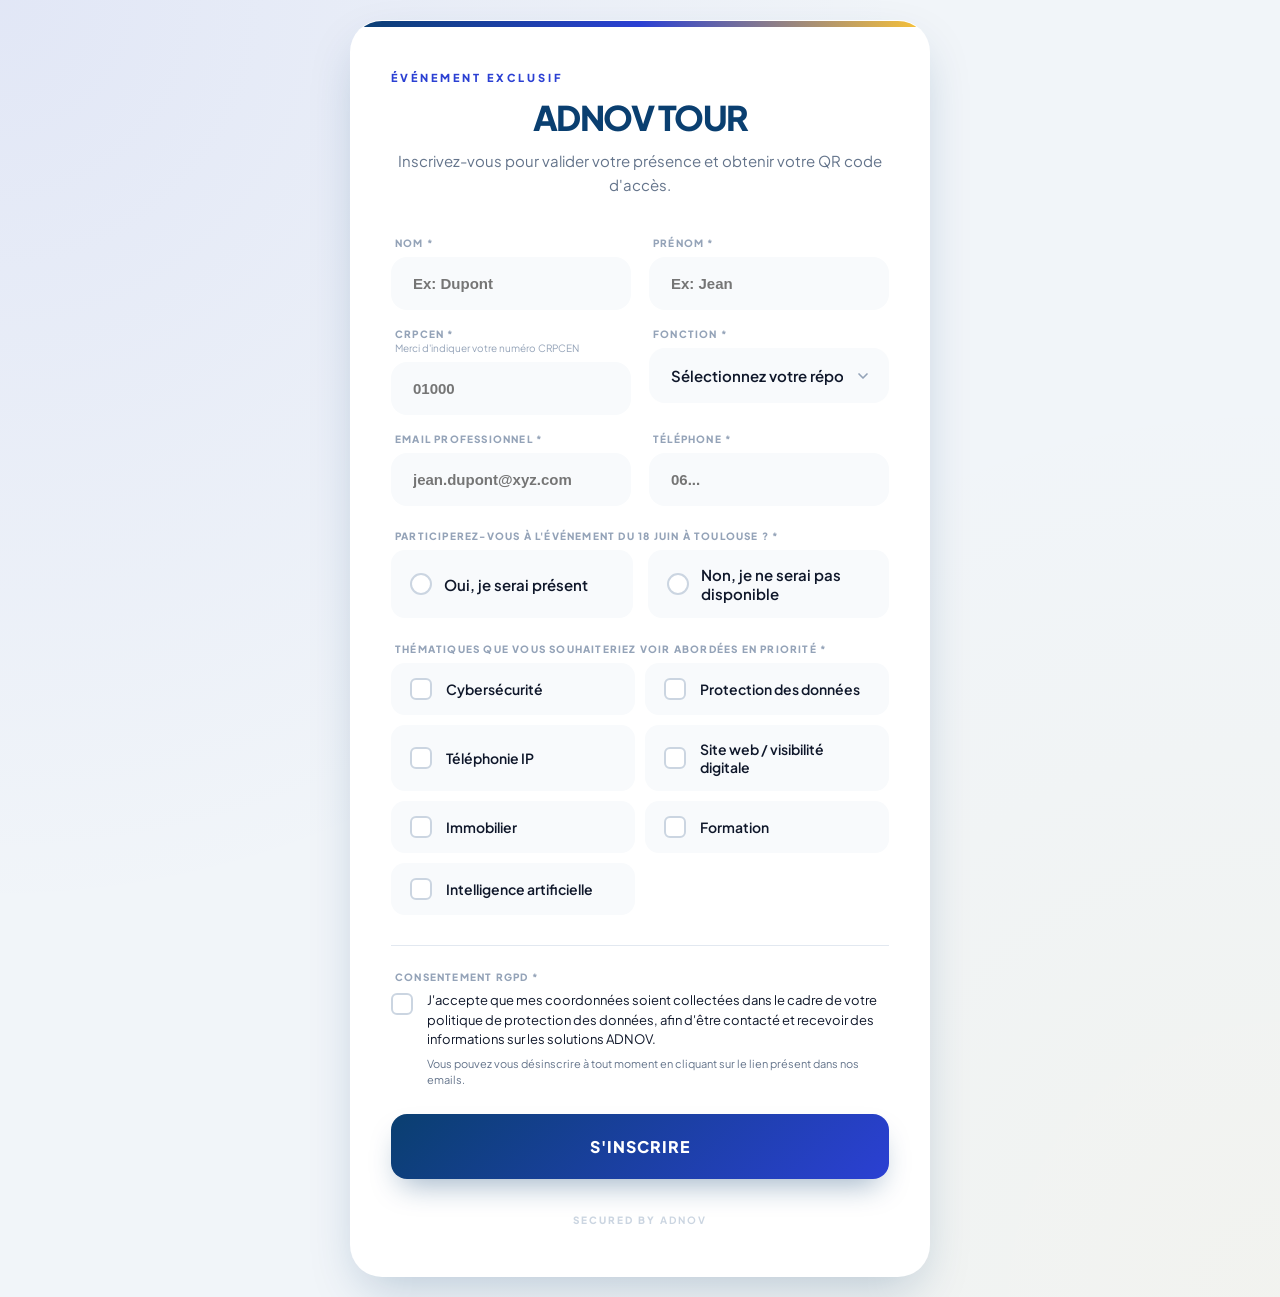
<file: index.html>
<!DOCTYPE html>
<html lang="fr">
<head>
    <meta charset="UTF-8">
    <meta name="viewport" content="width=device-width, initial-scale=1.0, maximum-scale=1.0, user-scalable=no">
    <title>ADNOV TOUR | Inscription</title>
    <link href="https://fonts.googleapis.com/css2?family=Plus+Jakarta+Sans:wght@400;500;600;700;800&display=swap" rel="stylesheet">
    <link rel="stylesheet" href="style.css">
    <script src="script.js" defer></script> 
</head>
<body>
    <div class="card">
        <div id="form-state">
            <div class="brand-badge">Événement Exclusif</div>
            <h1 class="main-title">ADNOV TOUR</h1>
            <p class="subtitle">Inscrivez-vous pour valider votre présence et obtenir votre QR code d'accès.</p>

            <form id="form-inscription" onsubmit="event.preventDefault(); return false;">

                <!-- 1-6 : Informations personnelles -->
                <div class="form-grid">
                    <div class="form-group">
                        <label>Nom *</label>
                        <input type="text" id="nom" name="NOM" placeholder="Ex: Dupont" required>
                    </div>
                    <div class="form-group">
                        <label>Prénom *</label>
                        <input type="text" id="prenom" name="PRENOM" placeholder="Ex: Jean" required>
                    </div>
                    <div class="form-group">
                        <label>CRPCEN *<span style="display:block;font-size:10px;font-weight:400;color:#94a3b8;margin-top:2px;text-transform:none;letter-spacing:0;">Merci d'indiquer votre numéro CRPCEN</span></label>
                        <input type="text" id="etudes" name="ETUDES" placeholder="01000" required>
                    </div>
                    <div class="form-group">
                        <label>Fonction *</label>
                        <select id="fonction" name="FONCTION" required>
                            <option value="" disabled selected>Sélectionnez votre réponse</option>
                            <option value="Notaire associé">Notaire associé</option>
                            <option value="Notaire salarié">Notaire salarié</option>
                            <option value="Notaire assistant">Notaire assistant</option>
                            <option value="Clerc / Collaborateur">Clerc / Collaborateur</option>
                            <option value="Autre">Autre</option>
                        </select>
                        <input type="text" id="fonction-autre" name="FONCTION_AUTRE" placeholder="Précisez votre fonction..." style="display:none; margin-top:10px; width:100%; padding:16px 20px; border:2px solid transparent; border-radius:var(--radius-md); font-size:15px; font-weight:600; background-color:#f8fafc; color:var(--text-main); font-family:'Plus Jakarta Sans',sans-serif; outline:none; transition:var(--transition);">
                    </div>
                    <div class="form-group">
                        <label>Email professionnel *</label>
                        <input type="email" id="email" name="EMAIL" placeholder="jean.dupont@xyz.com" required>
                    </div>
                    <div class="form-group">
                        <label>Téléphone *</label>
                        <input type="tel" id="sms" name="SMS" placeholder="06..." required>
                    </div>
                </div>

                <!-- Q7 : Présence -->
                <div class="presence-container">
                    <label class="section-label">Participerez-vous à l'événement du 18 juin à Toulouse ? *</label>
                    <div class="presence-options">
                        <label>
                            <input type="radio" name="STATUT_EVENT" value="Présent" id="radio-present" required>
                            Oui, je serai présent
                        </label>
                        <label>
                            <input type="radio" name="STATUT_EVENT" value="Absent" id="radio-absent">
                            Non, je ne serai pas disponible
                        </label>
                    </div>
                </div>

                <!-- Q8 : Accompagnants (conditionnel) -->
                <div id="section-accompagnants" style="display:none;">
                    <label class="section-label">Nombre d'accompagnants</label>
                    <div class="accompagnants-options">
                        <label><input type="radio" name="NB_ACCOMPAGNANTS" value="0" checked>Aucun</label>
                        <label><input type="radio" name="NB_ACCOMPAGNANTS" value="1">1</label>
                        <label><input type="radio" name="NB_ACCOMPAGNANTS" value="2">2</label>
                        <label><input type="radio" name="NB_ACCOMPAGNANTS" value="3">3</label>
                    </div>
                </div>

                <!-- Q10 : Thématiques (checkboxes) -->
                <div class="interests-container">
                    <label class="section-label">Thématiques que vous souhaiteriez voir abordées en priorité *</label>
                    <div class="radio-grid">
                        <label class="radio-card"><input type="checkbox" name="INTERETS" value="Cybersécurité"><div class="radio-tile">Cybersécurité</div></label>
                        <label class="radio-card"><input type="checkbox" name="INTERETS" value="Protection des données"><div class="radio-tile">Protection des données</div></label>
                        <label class="radio-card"><input type="checkbox" name="INTERETS" value="Téléphonie IP"><div class="radio-tile">Téléphonie IP</div></label>
                        <label class="radio-card"><input type="checkbox" name="INTERETS" value="Site web / visibilité digitale"><div class="radio-tile">Site web / visibilité digitale</div></label>
                        <label class="radio-card"><input type="checkbox" name="INTERETS" value="Immobilier"><div class="radio-tile">Immobilier</div></label>
                        <label class="radio-card"><input type="checkbox" name="INTERETS" value="Formation"><div class="radio-tile">Formation</div></label>
                        <label class="radio-card"><input type="checkbox" name="INTERETS" value="Intelligence artificielle"><div class="radio-tile">Intelligence artificielle</div></label>
                    </div>
                </div>

                <!-- Q11 : RGPD -->
                <div class="optin-container">
                    <label class="section-label">Consentement RGPD *</label>
                    <div class="optin-wrapper">
                        <input type="checkbox" id="optin" name="OPTIN" required>
                        <label for="optin" class="optin-text">
                            J'accepte que mes coordonnées soient collectées dans le cadre de votre politique de protection des données, afin d'être contacté et recevoir des informations sur les solutions ADNOV.
                            <span class="optin-subtext">Vous pouvez vous désinscrire à tout moment en cliquant sur le lien présent dans nos emails.</span>
                        </label>
                    </div>
                </div>

                <button type="submit" id="btn-submit" class="submit-button">S'INSCRIRE</button>
            </form>
        </div>

        <!-- État succès -->
        <div id="success-state" style="display:none;">
            <div class="success-icon-wrapper">✨</div>
            <h2 class="success-title">C'est validé !</h2>
            <p class="subtitle" style="margin-top:10px;">Votre inscription pour <strong>ADNOV TOUR</strong> est confirmée.<br>Surveillez votre boîte mail, votre badge vient de vous être envoyé.</p>
            <div class="attendee-summary">
                <div class="summary-label">Participant enregistré</div>
                <p id="summary-name"><strong>Prénom Nom</strong></p>
                <p id="summary-etude">Étude / Structure</p>
            </div>
            <button onclick="window.location.reload();" class="btn-retour">Faire une autre inscription</button>
        </div>

        <!-- État absent -->
        <div id="absent-state" style="display:none; text-align:center;">
            <div class="success-icon-wrapper" style="background:rgba(253,197,51,0.1);color:var(--warning);">📅</div>
            <h2 class="success-title">C'est noté !</h2>
            <p class="subtitle" style="margin-top:10px;">Nous avons bien enregistré votre indisponibilité pour l'événement <strong>ADNOV TOUR</strong>.</p>
            <div class="attendee-summary">
                <div class="summary-label">Statut enregistré</div>
                <p id="absent-name"><strong>Prénom Nom</strong></p>
            </div>
            <button onclick="window.location.reload();" class="btn-retour">Faire une autre inscription</button>
        </div>

        <div class="footer">SECURED BY <strong>ADNOV</strong></div>
    </div>

    <script>
        // ── Champ "Autre" conditionnel pour Fonction ──
        document.getElementById('fonction').addEventListener('change', function() {
            var autreInput = document.getElementById('fonction-autre');
            if (this.value === 'Autre') {
                autreInput.style.display = 'block';
                autreInput.required = true;
                autreInput.focus();
            } else {
                autreInput.style.display = 'none';
                autreInput.required = false;
                autreInput.value = '';
            }
        });

        // Focus style sur le champ Autre
        document.getElementById('fonction-autre').addEventListener('focus', function() {
            this.style.borderColor = 'var(--accent)';
            this.style.backgroundColor = '#ffffff';
            this.style.boxShadow = '0 10px 20px -10px rgba(43,64,211,0.2)';
        });
        document.getElementById('fonction-autre').addEventListener('blur', function() {
            this.style.borderColor = 'transparent';
            this.style.backgroundColor = '#f8fafc';
            this.style.boxShadow = 'none';
        });

        // ── Accompagnants conditionnel ──
        document.querySelectorAll('input[name="STATUT_EVENT"]').forEach(function(radio) {
            radio.addEventListener('change', function() {
                var section = document.getElementById('section-accompagnants');
                if (this.value === 'Présent') {
                    section.style.display = 'block';
                } else {
                    section.style.display = 'none';
                    document.querySelectorAll('input[name="NB_ACCOMPAGNANTS"]').forEach(function(r) {
                        r.checked = r.value === '0';
                    });
                }
            });
        });
    </script>
</body>
</html>
</file>
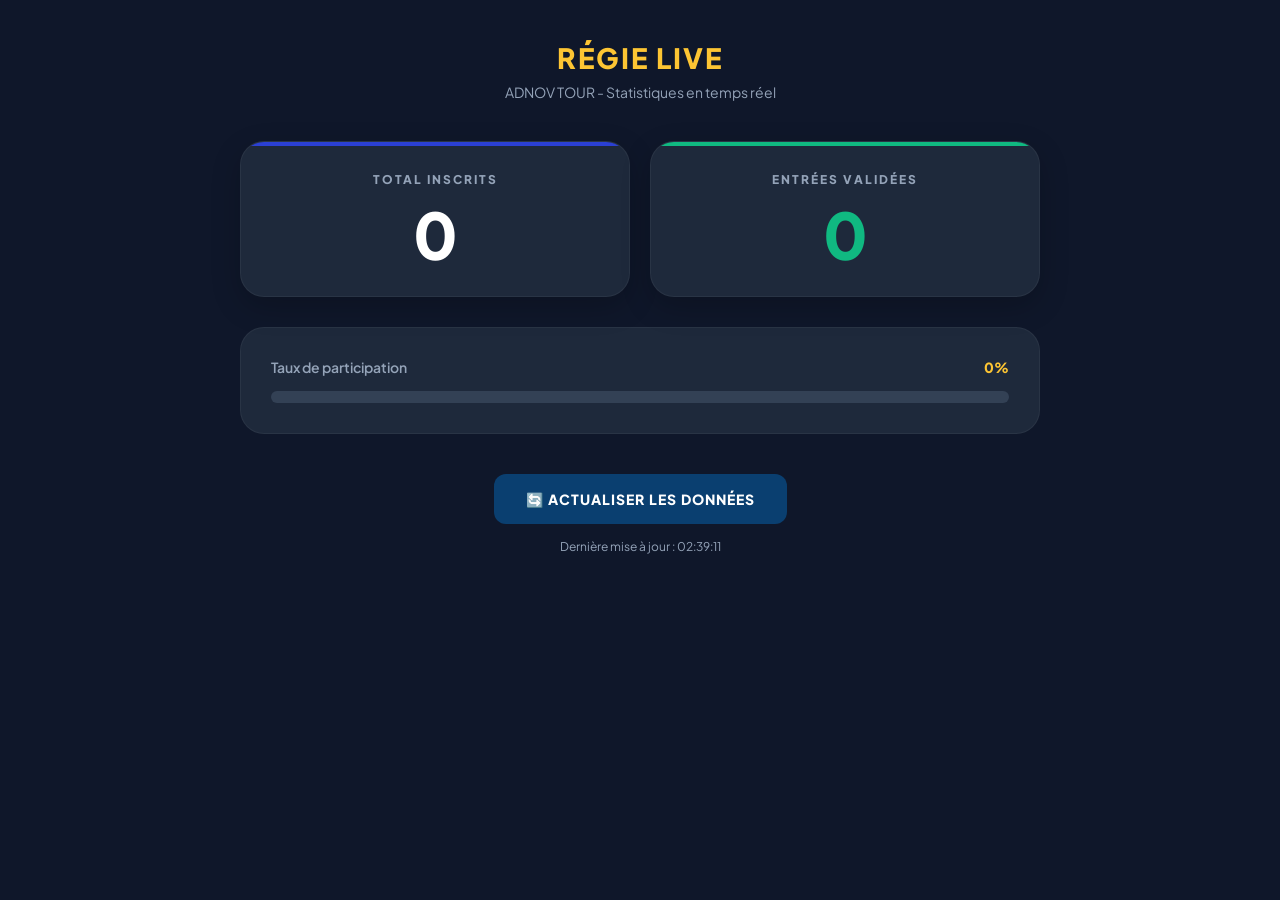
<file: stats.html>
<!DOCTYPE html>
<html lang="fr">
<head>
    <meta charset="UTF-8">
    <meta name="viewport" content="width=device-width, initial-scale=1.0">
    <title>Régie | ADNOV TOUR</title>
    <link href="https://fonts.googleapis.com/css2?family=Plus+Jakarta+Sans:wght@400;600;800&display=swap" rel="stylesheet">
    <style>
        :root {
            --primary: #0a3f70;
            --accent: #2b40d3;
            --warning: #fdc533;
            --success: #10b981;
            --bg: #0f172a;
            --card-bg: #1e293b;
            --text-main: #f8fafc;
            --text-muted: #94a3b8;
        }

        * { box-sizing: border-box; margin: 0; padding: 0; font-family: 'Plus Jakarta Sans', sans-serif; }

        body {
            background-color: var(--bg);
            color: var(--text-main);
            display: flex;
            flex-direction: column;
            align-items: center;
            min-height: 100vh;
            padding: 40px 20px;
        }

        .header {
            text-align: center;
            margin-bottom: 40px;
        }

        .header h1 {
            color: var(--warning);
            font-weight: 800;
            font-size: 28px;
            letter-spacing: 2px;
            text-transform: uppercase;
        }

        .header p {
            color: var(--text-muted);
            margin-top: 8px;
            font-size: 14px;
        }

        .dashboard-grid {
            display: grid;
            grid-template-columns: 1fr 1fr;
            gap: 20px;
            width: 100%;
            max-width: 800px;
            margin-bottom: 30px;
        }

        .stat-card {
            background: var(--card-bg);
            border-radius: 24px;
            padding: 30px;
            text-align: center;
            box-shadow: 0 10px 30px rgba(0,0,0,0.2);
            border: 1px solid rgba(255,255,255,0.05);
            position: relative;
            overflow: hidden;
        }

        .stat-card::before {
            content: '';
            position: absolute;
            top: 0; left: 0; right: 0;
            height: 4px;
        }

        .card-inscrits::before { background: var(--accent); }
        .card-presents::before { background: var(--success); }

        .stat-title {
            font-size: 12px;
            font-weight: 800;
            color: var(--text-muted);
            text-transform: uppercase;
            letter-spacing: 2px;
            margin-bottom: 15px;
        }

        .stat-number {
            font-size: 64px;
            font-weight: 800;
            line-height: 1;
        }

        .card-inscrits .stat-number { color: white; }
        .card-presents .stat-number { color: var(--success); }

        .progress-container {
            width: 100%;
            max-width: 800px;
            background: var(--card-bg);
            border-radius: 24px;
            padding: 30px;
            border: 1px solid rgba(255,255,255,0.05);
        }

        .progress-header {
            display: flex;
            justify-content: space-between;
            margin-bottom: 15px;
            font-size: 14px;
            font-weight: 600;
            color: var(--text-muted);
        }

        .progress-track {
            width: 100%;
            height: 12px;
            background: #334155;
            border-radius: 10px;
            overflow: hidden;
        }

        .progress-fill {
            height: 100%;
            background: linear-gradient(90deg, var(--warning), var(--success));
            width: 0%;
            border-radius: 10px;
            transition: width 1s cubic-bezier(0.4, 0, 0.2, 1);
        }

        .btn-refresh {
            margin-top: 40px;
            background: var(--primary);
            color: white;
            border: none;
            padding: 16px 32px;
            border-radius: 12px;
            font-size: 14px;
            font-weight: 800;
            cursor: pointer;
            letter-spacing: 1px;
            transition: all 0.3s ease;
        }

        .btn-refresh:hover {
            background: var(--accent);
            transform: translateY(-2px);
        }

        .last-update {
            margin-top: 15px;
            font-size: 12px;
            color: var(--text-muted);
        }

        @media (max-width: 600px) {
            .dashboard-grid { grid-template-columns: 1fr; }
            .stat-number { font-size: 48px; }
        }
    </style>
</head>
<body>

    <div class="header">
        <h1>Régie Live</h1>
        <p>ADNOV TOUR - Statistiques en temps réel</p>
    </div>

    <div class="dashboard-grid">
        <div class="stat-card card-inscrits">
            <div class="stat-title">Total Inscrits</div>
            <div class="stat-number" id="val-inscrits">--</div>
        </div>
        <div class="stat-card card-presents">
            <div class="stat-title">Entrées Validées</div>
            <div class="stat-number" id="val-presents">--</div>
        </div>
    </div>

    <div class="progress-container">
        <div class="progress-header">
            <span>Taux de participation</span>
            <span id="val-pourcentage" style="color: var(--warning); font-weight: 800;">0%</span>
        </div>
        <div class="progress-track">
            <div class="progress-fill" id="val-barre"></div>
        </div>
    </div>

    <button class="btn-refresh" id="btn-refresh" onclick="chargerStatistiques()">🔄 ACTUALISER LES DONNÉES</button>
    <div class="last-update" id="last-update">Dernière mise à jour : --:--</div>

    <script>
        // 🛡️ IDENTIFIANTS BREVO
        const P1 = "xkeysib-b9dfa56ce058bcf7b0eb2211261d192e3";
        const P2 = "e0c846b751f1842b64402b6e273f21c";
        const P3 = "-QdHrSz2m4Qk5Zv8o";
        const BREVO_API_KEY = P1 + P2 + P3; 

        // 🗂️ IDs DES LISTES
        const ID_LISTE_INSCRITS = 9;
        const ID_LISTE_PRESENTS = 10;

        async function fetchCount(listId) {
            try {
                const res = await fetch(`https://api.brevo.com/v3/contacts/lists/${listId}`, {
                    method: 'GET',
                    headers: { 'Accept': 'application/json', 'api-key': BREVO_API_KEY }
                });
                if (!res.ok) throw new Error("Erreur réseau");
                const data = await res.json();
                return data.uniqueSubscribers || 0;
            } catch (err) {
                console.error(err);
                return 0; // En cas d'erreur, on renvoie 0
            }
        }

        async function chargerStatistiques() {
            const btn = document.getElementById('btn-refresh');
            btn.innerHTML = "Actualisation...";
            btn.disabled = true;

            // Récupération simultanée des deux listes pour aller plus vite
            const [inscrits, presents] = await Promise.all([
                fetchCount(ID_LISTE_INSCRITS),
                fetchCount(ID_LISTE_PRESENTS)
            ]);

            // Calcul du pourcentage
            let pourcentage = 0;
            if (inscrits > 0) {
                pourcentage = Math.round((presents / inscrits) * 100);
            }

            // Mise à jour de l'affichage
            document.getElementById('val-inscrits').innerText = inscrits;
            document.getElementById('val-presents').innerText = presents;
            document.getElementById('val-pourcentage').innerText = pourcentage + "%";
            document.getElementById('val-barre').style.width = pourcentage + "%";

            // Mise à jour de l'heure
            const now = new Date();
            const heure = now.toLocaleTimeString('fr-FR', { hour: '2-digit', minute: '2-digit', second: '2-digit' });
            document.getElementById('last-update').innerText = "Dernière mise à jour : " + heure;

            btn.innerHTML = "🔄 ACTUALISER LES DONNÉES";
            btn.disabled = false;
        }

        // Charger les stats automatiquement au lancement de la page
        document.addEventListener('DOMContentLoaded', chargerStatistiques);
        
        // Auto-refresh toutes les 60 secondes (optionnel)
        setInterval(chargerStatistiques, 60000);
    </script>
</body>
</html>
</file>
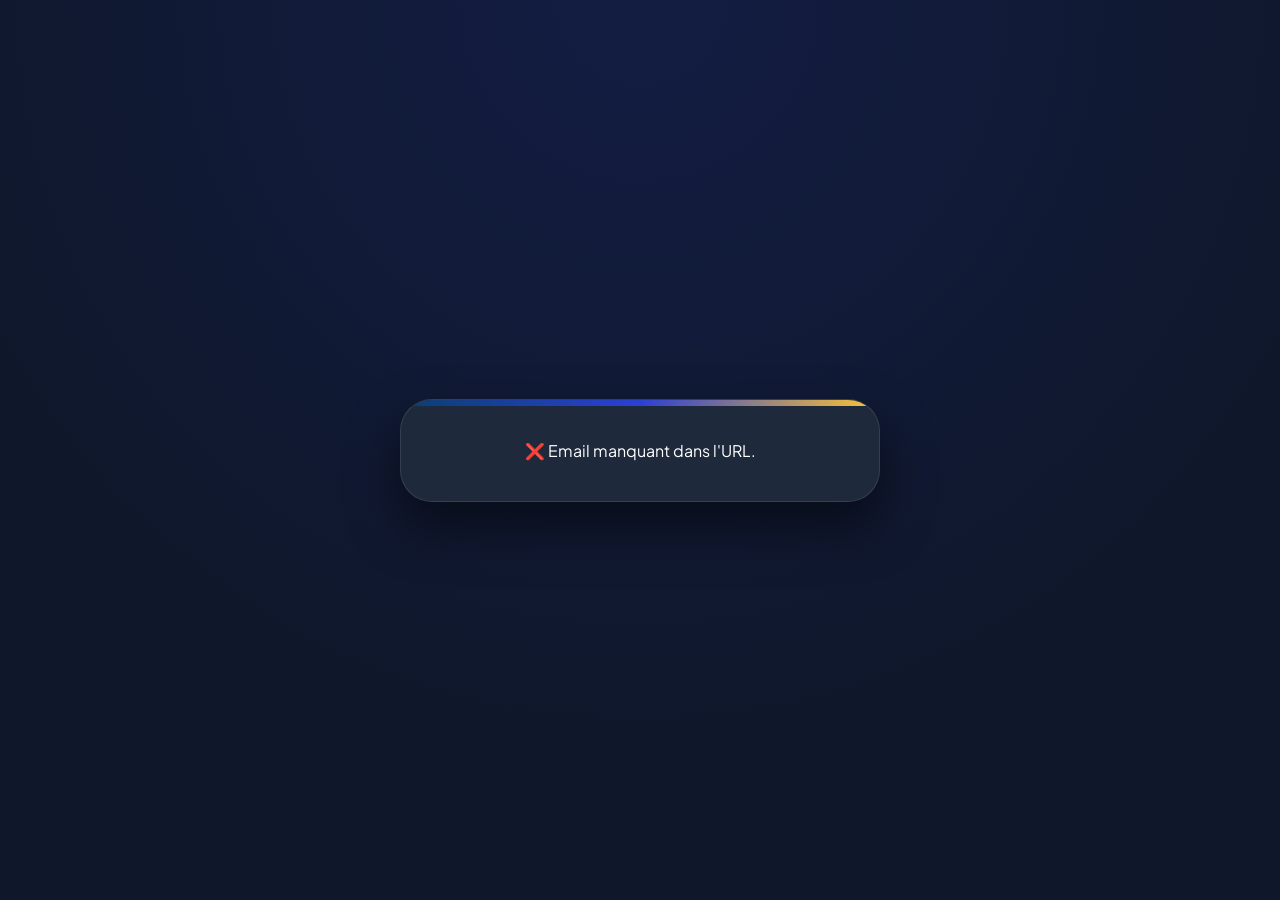
<file: valider.html>
<!DOCTYPE html>
<html lang="fr">
<head>
    <meta charset="UTF-8">
    <meta name="viewport" content="width=device-width, initial-scale=1.0, maximum-scale=1.0, user-scalable=no">
    <title>Check-in | ADNOV TOUR</title>

    <script src="script.js" defer></script>
    <link href="https://fonts.googleapis.com/css2?family=Plus+Jakarta+Sans:wght@400;500;600;700;800&display=swap" rel="stylesheet">

    <style>
        :root {
            --primary: #0a3f70;
            --accent: #2b40d3;
            --success: #10b981;
            --warning: #fdc533;
            --bg-dark: #0F172A;
            --card-bg: #1E293B;
            --text-muted: #94a3b8;
        }

        * { box-sizing: border-box; margin: 0; padding: 0; }

        body {
            font-family: 'Plus Jakarta Sans', sans-serif;
            background-color: var(--bg-dark);
            color: white;
            display: flex; justify-content: center; align-items: center;
            min-height: 100vh; padding: 20px;
            background-image: radial-gradient(circle at top center, rgba(43, 64, 211, 0.15) 0%, transparent 70%);
        }

        .valider-card {
            background: var(--card-bg);
            width: 100%; max-width: 480px;
            border-radius: 32px; padding: 40px;
            text-align: center;
            border: 1px solid rgba(255,255,255,0.1);
            box-shadow: 0 25px 50px rgba(0,0,0,0.5);
            position: relative; overflow: hidden;
        }

        .valider-card::before {
            content: ''; position: absolute; top: 0; left: 0; right: 0; height: 6px;
            background: linear-gradient(90deg, var(--primary), var(--accent), var(--warning));
        }

        /* ── État chargement ── */
        .icon-state {
            font-size: 50px; margin: 0 auto 20px;
            height: 80px; width: 80px;
            background: rgba(255,255,255,0.05); border-radius: 50%;
            display: flex; align-items: center; justify-content: center;
        }

        /* ── En-tête identité ── */
        .welcome-tag {
            font-size: 11px; font-weight: 800; color: var(--accent);
            letter-spacing: 2px; text-transform: uppercase; margin-bottom: 12px;
        }

        .user-name {
            font-size: 34px; font-weight: 800; margin-bottom: 6px; line-height: 1.1;
        }

        .user-fonction {
            font-size: 15px; color: var(--warning); font-weight: 700;
            text-transform: uppercase; letter-spacing: 0.5px; margin-bottom: 28px;
        }

        /* ── Bloc accompagnants (mise en avant) ── */
        .accomp-banner {
            background: rgba(253, 197, 51, 0.08);
            border: 1px solid rgba(253, 197, 51, 0.25);
            border-radius: 16px; padding: 14px 20px;
            margin-bottom: 16px;
            display: flex; align-items: center; justify-content: space-between;
        }

        .accomp-banner .label {
            font-size: 10px; font-weight: 800; color: var(--text-muted);
            text-transform: uppercase; letter-spacing: 1px;
        }

        .accomp-banner .value {
            font-size: 20px; font-weight: 800; color: var(--warning);
        }

        /* ── Grille infos ── */
        .info-grid {
            display: grid;
            grid-template-columns: 1fr 1fr;
            gap: 12px;
            background: rgba(0,0,0,0.2);
            padding: 20px;
            border-radius: 20px;
            margin-bottom: 16px;
            text-align: left;
            border: 1px solid rgba(255,255,255,0.05);
        }

        .info-item { display: flex; flex-direction: column; gap: 4px; }

        .info-item.full {
            grid-column: span 2;
            border-top: 1px solid rgba(255,255,255,0.08);
            padding-top: 12px; margin-top: 4px;
        }

        .info-item label {
            font-size: 9px; font-weight: 800; color: var(--text-muted);
            text-transform: uppercase; letter-spacing: 1px;
        }

        .info-item span {
            font-size: 14px; font-weight: 600; color: white;
        }

        /* ── Bloc thématiques ── */
        .themes-box {
            background: rgba(43, 64, 211, 0.07);
            border: 1px solid rgba(43, 64, 211, 0.2);
            border-radius: 16px; padding: 16px 20px;
            margin-bottom: 20px; text-align: left;
        }

        .themes-box .themes-label {
            font-size: 9px; font-weight: 800; color: var(--text-muted);
            text-transform: uppercase; letter-spacing: 1px;
            display: block; margin-bottom: 10px;
        }

        .themes-tags {
            display: flex; flex-wrap: wrap; gap: 8px;
        }

        .theme-tag {
            font-size: 12px; font-weight: 700; color: #93c5fd;
            background: rgba(43, 64, 211, 0.2);
            padding: 5px 12px; border-radius: 8px;
            border: 1px solid rgba(43, 64, 211, 0.3);
        }

        /* ── Badge statut ── */
        .status-badge {
            padding: 12px 24px; border-radius: 100px;
            font-weight: 700; font-size: 13px;
            display: inline-flex; align-items: center; gap: 8px;
            margin-bottom: 25px;
        }

        .status-loading { background: rgba(255,255,255,0.08); color: white; }
        .status-success {
            background: rgba(16, 185, 129, 0.1); color: #10b981;
            border: 1px solid rgba(16, 185, 129, 0.3);
        }

        /* ── Bouton suite ── */
        .btn-next {
            display: block; width: 100%;
            background: var(--accent); color: white;
            text-decoration: none; padding: 20px; border-radius: 18px;
            font-size: 16px; font-weight: 800; transition: 0.3s;
            box-shadow: 0 10px 20px rgba(43, 64, 211, 0.3);
        }
        .btn-next:hover { transform: translateY(-3px); filter: brightness(1.1); }

        .pulse { animation: pulseAnim 1.5s infinite; }
        @keyframes pulseAnim { 0%,100% { opacity: 1; } 50% { opacity: 0.4; } }
    </style>
</head>
<body>

    <div class="valider-card">

        <!-- ── Chargement ── -->
        <div id="loading-ui">
            <div class="icon-state pulse">⌛</div>
            <p style="font-weight:700;letter-spacing:1px;">IDENTIFICATION...</p>
        </div>

        <!-- ── Résultat ── -->
        <div id="result-ui" style="display:none;">

            <div class="welcome-tag">Accueil · ADNOV TOUR Toulouse</div>

            <!-- Identité principale -->
            <h1 class="user-name" id="res-fullname">...</h1>
            <div class="user-fonction" id="res-fonction">...</div>

            <!-- Accompagnants : info critique pour l'accueil -->
            <div class="accomp-banner">
                <div>
                    <div class="label">Accompagnants</div>
                    <div style="font-size:12px;color:#64748b;margin-top:2px;">Personnes à accueillir en plus</div>
                </div>
                <div class="value" id="res-accomp">—</div>
            </div>

            <!-- Infos secondaires -->
            <div class="info-grid">
                <div class="info-item">
                    <label>CRPCEN</label>
                    <span id="res-etude">...</span>
                </div>
                <div class="info-item">
                    <label>Statut</label>
                    <span id="res-presence" style="color:#10b981;">...</span>
                </div>
                <div class="info-item full">
                    <label>Email</label>
                    <span id="res-email" style="font-size:12px;opacity:0.7;">...</span>
                </div>
            </div>

            <!-- Thématiques d'intérêt -->
            <div class="themes-box">
                <span class="themes-label">Thématiques d'intérêt</span>
                <div class="themes-tags" id="res-themes-container">
                    <!-- Injecté dynamiquement -->
                </div>
            </div>

            <!-- Statut synchronisation Brevo -->
            <div id="res-status" class="status-badge status-loading">
                <span class="pulse">⚙️ Synchronisation...</span>
            </div>

            <a href="scan.html" class="btn-next">SCANNER LE SUIVANT</a>
        </div>

    </div>

</body>
</html>
</file>
<file: style.css>
/* ==========================================================================
    POLICES & VARIABLES (Charte ADNOV)
    ========================================================================== */
@import url('https://fonts.googleapis.com/css2?family=Plus+Jakarta+Sans:wght@400;500;600;700;800&display=swap');

:root {
    /* Couleurs ADNOV */
    --primary: #0a3f70;       /* Bleu Marine */
    --accent: #2b40d3;        /* Bleu Électrique */
    --warning: #fdc533;       /* Jaune Or */
    --success: #10b981;       /* Vert Émeraude */
    
    /* Couleurs de surface */
    --bg-body: #f1f5f9;
    --bg-card: #ffffff;
    --text-main: #0f172a;
    --text-muted: #64748b;
    
    /* Design System */
    --radius-lg: 32px;        
    --radius-md: 16px;
    --shadow-premium: 0 20px 50px -12px rgba(10, 63, 112, 0.25);
    --transition: all 0.4s cubic-bezier(0.23, 1, 0.32, 1);
}

/* ==========================================================================
    RESET & FOND DYNAMIQUE
    ========================================================================== */
* { box-sizing: border-box; margin: 0; padding: 0; }

body {
    font-family: 'Plus Jakarta Sans', sans-serif;
    background-color: var(--bg-body);
    color: var(--text-main);
    display: flex;
    justify-content: center;
    align-items: center;
    min-height: 100vh;
    padding: 20px;
    background-image: 
        radial-gradient(at 0% 0%, rgba(43, 64, 211, 0.08) 0px, transparent 50%),
        radial-gradient(at 100% 100%, rgba(253, 197, 51, 0.05) 0px, transparent 50%);
    -webkit-font-smoothing: antialiased;
}

/* ==========================================================================
    CARTE PRINCIPALE
    ========================================================================== */
.card {
    background: var(--bg-card);
    width: 100%;
    max-width: 580px;
    border-radius: var(--radius-lg);
    padding: 50px 40px;
    box-shadow: var(--shadow-premium);
    border: 1px solid rgba(255, 255, 255, 0.7);
    position: relative;
    overflow: hidden;
    animation: cardEntry 0.8s ease-out;
}

@keyframes cardEntry {
    from { opacity: 0; transform: translateY(30px) scale(0.98); }
    to { opacity: 1; transform: translateY(0) scale(1); }
}

.card::after {
    content: '';
    position: absolute;
    top: 0; left: 0; right: 0;
    height: 6px;
    background: linear-gradient(90deg, var(--primary), var(--accent), var(--warning));
}

.brand-badge {
    font-size: 11px;
    font-weight: 800;
    color: var(--accent);
    letter-spacing: 3px;
    text-transform: uppercase;
    margin-bottom: 12px;
    display: block;
}

.main-title {
    font-size: 34px;
    font-weight: 800;
    color: var(--primary);
    letter-spacing: -1.5px;
    margin-bottom: 10px;
    text-align: center;
}

.subtitle {
    font-size: 15px;
    color: var(--text-muted);
    line-height: 1.6;
    margin-bottom: 40px;
    text-align: center;
}

/* ==========================================================================
    CHAMPS DE SAISIE CLASSIQUES
    ========================================================================== */
.form-grid {
    display: grid;
    grid-template-columns: 1fr 1fr;
    gap: 18px;
    margin-bottom: 24px;
}

.full-width { grid-column: span 2; }

/* TITRES DES CHAMPS */
.form-group label,
.section-label {
    font-size: 10px;
    font-weight: 800;
    color: #94a3b8 !important;
    text-transform: uppercase;
    letter-spacing: 1.2px;
    margin-bottom: 8px;
    margin-left: 4px;
    display: block;
}

.form-group input {
    width: 100%;
    padding: 16px 20px;
    border: 2px solid transparent;
    border-radius: var(--radius-md);
    font-size: 15px;
    font-weight: 600;
    background-color: #f8fafc;
    color: var(--text-main);
    transition: var(--transition);
}

.form-group input:focus {
    outline: none;
    background-color: #ffffff;
    border-color: var(--accent);
    box-shadow: 0 10px 20px -10px rgba(43, 64, 211, 0.2);
    transform: translateY(-2px);
}

/* ==========================================================================
    SELECT (Fonction)
    ========================================================================== */
.form-group select {
    width: 100%;
    padding: 16px 44px 16px 20px;
    border: 2px solid transparent;
    border-radius: var(--radius-md);
    font-size: 15px;
    font-weight: 600;
    font-family: 'Plus Jakarta Sans', sans-serif;
    background-color: #f8fafc;
    background-image: url("data:image/svg+xml,%3Csvg xmlns='http://www.w3.org/2000/svg' width='16' height='16' viewBox='0 0 24 24' fill='none' stroke='%2394a3b8' stroke-width='2.5' stroke-linecap='round' stroke-linejoin='round'%3E%3Cpolyline points='6 9 12 15 18 9'%3E%3C/polyline%3E%3C/svg%3E");
    background-repeat: no-repeat;
    background-position: right 16px center;
    color: var(--text-main);
    appearance: none;
    -webkit-appearance: none;
    cursor: pointer;
    transition: var(--transition);
    outline: none;
}

.form-group select:focus {
    background-color: #ffffff;
    border-color: var(--accent);
    box-shadow: 0 10px 20px -10px rgba(43, 64, 211, 0.2);
    transform: translateY(-2px);
}

.form-group select option {
    color: var(--text-main);
    background: #ffffff;
    font-weight: 600;
}

.form-group select option:disabled {
    color: var(--text-muted);
}

/* ==========================================================================
    BLOCS PRÉSENCE & ACCOMPAGNANTS
    ========================================================================== */
.presence-container {
    margin-bottom: 25px;
    text-align: left;
}

.presence-options {
    display: flex;
    gap: 15px;
}

.presence-options label {
    display: flex;
    align-items: center;
    flex: 1;
    padding: 14px 18px;
    background: #f8fafc;
    border-radius: 14px;
    font-size: 15px;
    font-weight: 600;
    color: var(--text-main);
    cursor: pointer;
    transition: var(--transition);
    border: 1px solid transparent;
}

.presence-options label:hover { 
    background: #f1f5f9; 
    transform: translateY(-2px); 
}

.presence-options input[type="radio"] {
    appearance: none;
    width: 22px; height: 22px;
    border: 2px solid #cbd5e1;
    border-radius: 50%;
    background: white;
    margin-right: 12px;
    transition: var(--transition);
    display: grid;
    place-content: center;
    cursor: pointer;
    flex-shrink: 0;
}

.presence-options input[type="radio"]::before {
    content: "";
    width: 10px; height: 10px;
    border-radius: 50%;
    transform: scale(0);
    transition: 0.2s transform ease-in-out;
    background-color: white;
}

.presence-options input[type="radio"]:checked {
    background-color: var(--accent);
    border-color: var(--accent);
}

.presence-options input[type="radio"]:checked::before { transform: scale(1); }

/* ── Bloc accompagnants conditionnel ── */
#section-accompagnants {
    margin-top: 16px;
    margin-bottom: 0;
    background: #fffbea;
    border: 1px dashed var(--warning);
    border-radius: 18px;
    padding: 18px 20px;
    animation: fadeSlideDown 0.35s cubic-bezier(0.23, 1, 0.32, 1);
}

@keyframes fadeSlideDown {
    from { opacity: 0; transform: translateY(-10px); }
    to   { opacity: 1; transform: translateY(0); }
}

#section-accompagnants .section-label {
    color: #92600a !important;
    margin-bottom: 14px;
}

.accompagnants-options {
    display: flex;
    gap: 12px;
    flex-wrap: wrap;
}

.accompagnants-options label {
    display: flex;
    align-items: center;
    gap: 8px;
    padding: 10px 18px;
    background: #ffffff;
    border: 1.5px solid #fde68a;
    border-radius: 10px;
    font-size: 14px;
    font-weight: 700;
    color: #92600a;
    cursor: pointer;
    transition: var(--transition);
}

.accompagnants-options label:hover {
    background: #fef3c7;
    border-color: var(--warning);
    transform: translateY(-2px);
}

.accompagnants-options input[type="radio"] {
    appearance: none;
    width: 18px; height: 18px;
    border: 2px solid #fcd34d;
    border-radius: 50%;
    background: white;
    display: grid;
    place-content: center;
    cursor: pointer;
    transition: var(--transition);
    flex-shrink: 0;
}

.accompagnants-options input[type="radio"]::before {
    content: "";
    width: 8px; height: 8px;
    border-radius: 50%;
    transform: scale(0);
    transition: 0.2s transform ease-in-out;
    background-color: white;
}

.accompagnants-options input[type="radio"]:checked {
    background-color: var(--warning);
    border-color: var(--warning);
}

.accompagnants-options input[type="radio"]:checked::before { transform: scale(1); }

/* ==========================================================================
    THÉMATIQUES — Checkboxes (choix multiple)
    ========================================================================== */
.interests-container { 
    margin-top: 16px;
    margin-bottom: 30px; 
    text-align: left; 
}

.radio-grid {
    display: grid;
    grid-template-columns: 1fr 1fr;
    gap: 10px;
}

/* Carte générique (radio ET checkbox) */
.radio-card {
    display: flex;
    align-items: center;
    padding: 14px 18px;
    background: #f8fafc;
    border-radius: 14px;
    cursor: pointer;
    transition: var(--transition);
    border: 1.5px solid transparent;
}

.radio-card:hover { 
    background: #f1f5f9; 
    transform: translateX(4px); 
}

/* ── Input radio (si jamais réutilisé) ── */
.radio-card input[type="radio"] {
    appearance: none;
    width: 22px; height: 22px;
    border: 2px solid #cbd5e1;
    border-radius: 50%;
    margin-right: 14px;
    display: grid; place-content: center;
    transition: var(--transition);
    background: white;
    flex-shrink: 0;
}

.radio-card input[type="radio"]::before {
    content: "";
    width: 10px; height: 10px;
    border-radius: 50%;
    transform: scale(0);
    transition: 0.2s transform ease-in-out;
    background-color: white;
}

.radio-card input[type="radio"]:checked {
    background-color: var(--accent);
    border-color: var(--accent);
}

.radio-card input[type="radio"]:checked::before { transform: scale(1); }

/* ── Input checkbox (thématiques) ── */
.radio-card input[type="checkbox"] {
    appearance: none;
    width: 22px; height: 22px;
    border: 2px solid #cbd5e1;
    border-radius: 6px;          /* Carré arrondi */
    margin-right: 14px;
    display: grid; place-content: center;
    transition: var(--transition);
    background: white;
    flex-shrink: 0;
    cursor: pointer;
}

.radio-card input[type="checkbox"]::before {
    content: "✓";
    color: white;
    font-size: 13px;
    font-weight: 900;
    transform: scale(0);
    transition: 0.2s transform ease-in-out;
}

.radio-card input[type="checkbox"]:checked {
    background-color: var(--accent);
    border-color: var(--accent);
}

.radio-card input[type="checkbox"]:checked::before { transform: scale(1); }

/* Surbrillance de la carte quand cochée */
.radio-card:has(input:checked) {
    background: rgba(43, 64, 211, 0.06);
    border-color: var(--accent);
}

.radio-tile {
    font-size: 14px;
    font-weight: 600;
    color: var(--text-main);
}

/* ==========================================================================
    BLOC OPT-IN / RGPD
    ========================================================================== */
.optin-container {
    display: flex;
    flex-direction: column;
    margin: 25px 0;
    padding-top: 25px;
    border-top: 1px solid #e2e8f0;
    text-align: left;
}

.optin-wrapper {
    display: flex;
    align-items: flex-start;
    gap: 14px;
}

.optin-container input[type="checkbox"] {
    appearance: none;
    width: 22px; height: 22px;
    border: 2px solid #cbd5e1;
    border-radius: 6px;
    background: white;
    margin-top: 2px;
    flex-shrink: 0;
    cursor: pointer;
    transition: var(--transition);
    display: grid;
    place-content: center;
}

.optin-container input[type="checkbox"]::before {
    content: "✓";
    color: white;
    font-size: 14px;
    font-weight: bold;
    transform: scale(0);
    transition: 0.2s transform ease-in-out;
}

.optin-container input[type="checkbox"]:checked {
    background-color: var(--accent);
    border-color: var(--accent);
}

.optin-container input[type="checkbox"]:checked::before { transform: scale(1); }

.optin-text {
    font-size: 13px;
    color: var(--text-main);
    line-height: 1.5;
    cursor: pointer;
}

.optin-subtext {
    display: block;
    font-size: 11px;
    color: var(--text-muted);
    margin-top: 6px;
}

/* ==========================================================================
    ÉCRAN DE SUCCÈS PREMIUM
    ========================================================================== */
#success-state, #absent-state { text-align: center; display: none; }

.success-icon-wrapper {
    width: 80px; height: 80px; margin: 0 auto 24px;
    background: rgba(16, 185, 129, 0.1); border-radius: 50%;
    display: flex; align-items: center; justify-content: center;
    font-size: 40px; color: var(--success);
}

.attendee-summary {
    background: #f8fafc; border: 1px solid #e2e8f0;
    border-radius: var(--radius-md); padding: 24px; margin: 32px 0;
}

#summary-name, #absent-name { font-size: 20px; font-weight: 700; color: var(--primary); margin-bottom: 4px; }
#summary-etude { font-size: 15px; color: var(--text-muted); }

.summary-label {
    font-size: 10px !important;
    font-weight: 800 !important;
    color: #94a3b8 !important;
    text-transform: uppercase;
    letter-spacing: 1.2px;
    margin-bottom: 10px !important;
}

.btn-retour {
    background: transparent; color: var(--text-muted);
    border: 2px solid #e2e8f0; padding: 14px 28px;
    border-radius: 12px; font-weight: 700; cursor: pointer;
    transition: var(--transition); font-family: inherit;
}

.btn-retour:hover { background: #f1f5f9; border-color: var(--accent); color: var(--accent); }

/* ==========================================================================
    BOUTON PRINCIPAL & FOOTER
    ========================================================================== */
.submit-button {
    width: 100%;
    background: linear-gradient(135deg, var(--primary) 0%, var(--accent) 100%);
    color: white; border: none; padding: 22px;
    border-radius: var(--radius-md); font-size: 16px; font-weight: 800;
    letter-spacing: 1px; cursor: pointer; transition: var(--transition);
    box-shadow: 0 15px 30px -10px rgba(10, 63, 112, 0.4);
    font-family: 'Plus Jakarta Sans', sans-serif;
}

.submit-button:hover {
    transform: translateY(-5px) scale(1.02);
    box-shadow: 0 20px 40px -10px rgba(43, 64, 211, 0.5);
    filter: brightness(1.1);
}

.footer {
    margin-top: 35px; font-size: 10px; font-weight: 800;
    color: #cbd5e1; letter-spacing: 2px; text-align: center; text-transform: uppercase;
}

/* ==========================================================================
    MODES RESPONSIVES (Mobile & Tablette)
    ========================================================================== */
@media (max-width: 600px) {
    body { padding: 10px; }
    .card { padding: 35px 20px; border-radius: 24px; }
    .main-title { font-size: 26px; }
    .form-grid { grid-template-columns: 1fr; gap: 14px; }
    .full-width { grid-column: span 1; }
    .submit-button { padding: 18px; font-size: 15px; }
    .presence-options { flex-direction: column; gap: 10px; }
    .radio-grid { grid-template-columns: 1fr; }
    .accompagnants-options { gap: 8px; }
}
</file>
